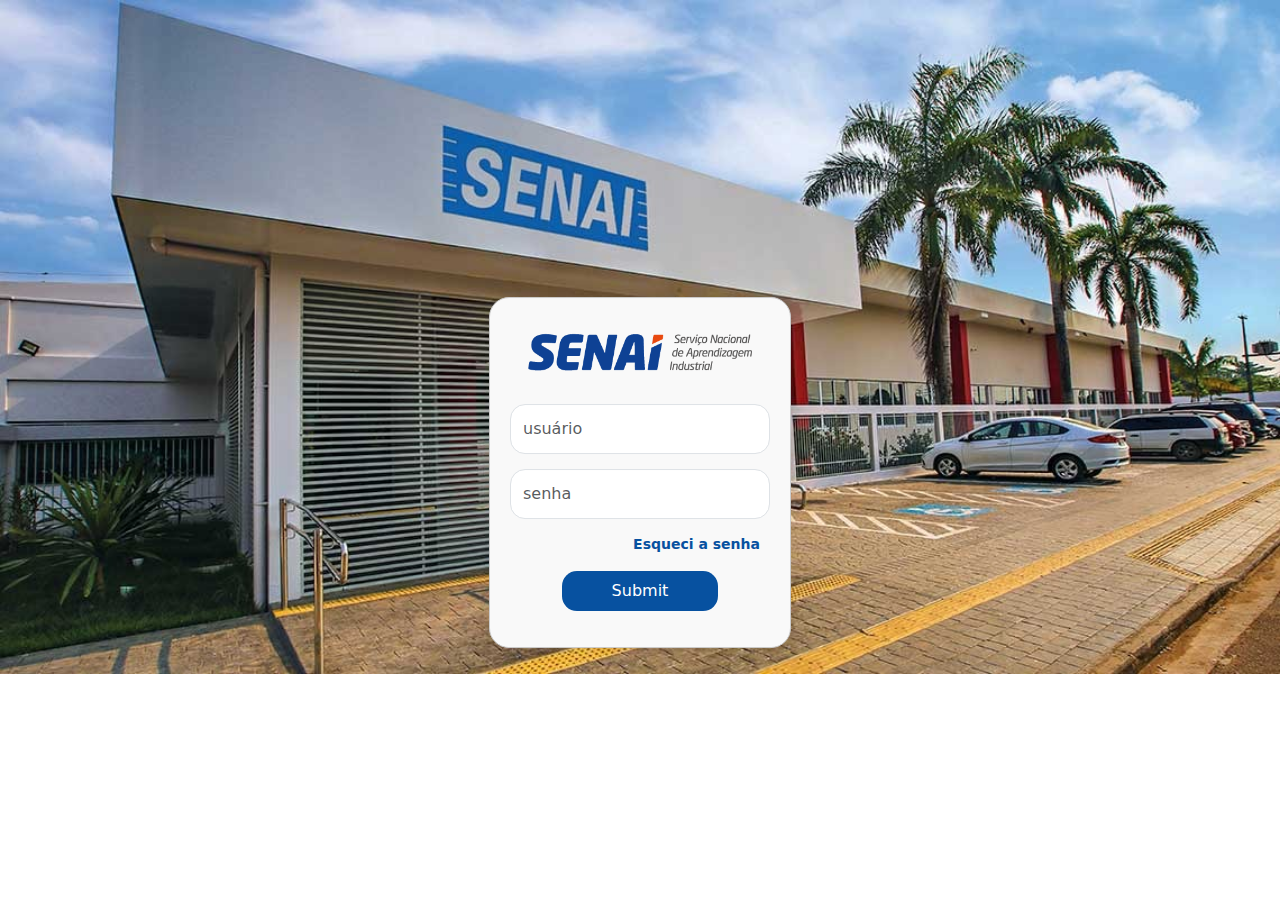
<file: login/index.html>
<!DOCTYPE html>
<html lang="pt-br">

<head>
    <meta charset="UTF-8">
    <meta http-equiv="X-UA-Compatible" content="IE=edge">
    <meta name="viewport" content="width=device-width, initial-scale=1.0">
    <title>Login - SENAI</title>
    <link href="https://cdn.jsdelivr.net/npm/bootstrap@5.2.2/dist/css/bootstrap.min.css" rel="stylesheet">
    <link rel="stylesheet" href="..//login/login.css">
       
</head>

<body>

    <section>
        <div class="caixa-estrutura">
            <div class="mov">
                <div>
                    <img id="logo" src="../assent/logo .png" alt="Logo">
                </div>
            
                <form class="inputs" id="loginForm">
                    <input id="usuario" name="usuario" required="required" type="text"
                        placeholder="usuário" class="form-control" />
                    <input id="senha" name="senha" required="required" type="password"
                        placeholder="senha" class="form-control" />
                        
                    <p class="xd">Esqueci a senha</p>
                        
                    <input type="submit" id="botao-azul" onclick="logar(); return false"/>
                    
                </form>
                <div id="message" class="mt-3"></div>
            </div>
        </div>
    </section>
        
    <script src="../login/script.js"></script>
</body>

</html>
</file>
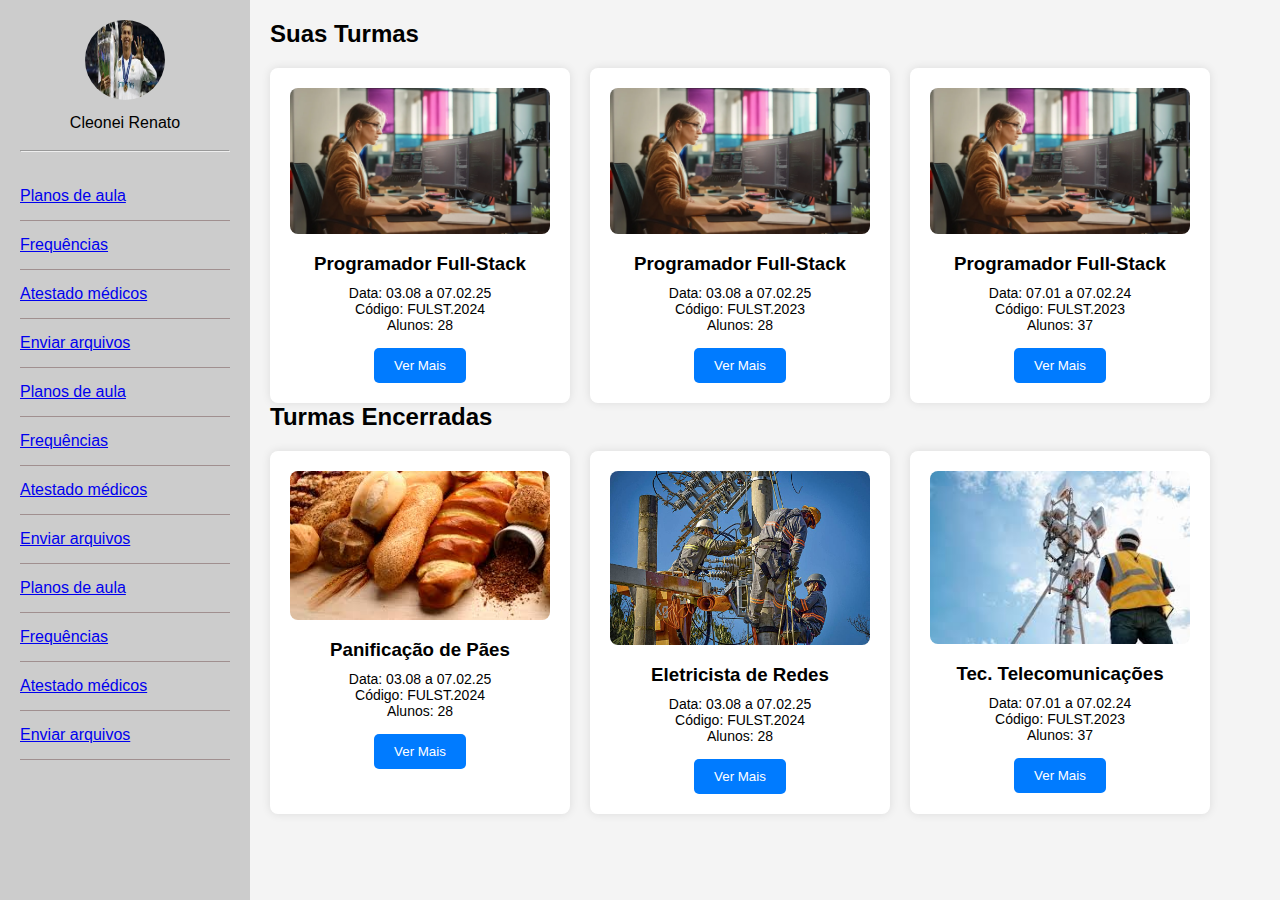
<file: pagina-inicial/page.html>
<!DOCTYPE html>
<html lang="en">

<head>
    <meta charset="UTF-8">
    <meta name="viewport" content="width=device-width, initial-scale=1.0">
    <title>Pagina Principal</title>
    <link rel="stylesheet" href="page.css">
</head>

<body>

   <nav> 
        <div class="profile">
            <img src="../assent/professor.jpg" alt="Cleonei Renato">
            <p>Cleonei Renato<br><span>Professor</span></p>
            <hr>
        </div>

        <ul>
            <li>
                <a href="#">Planos de aula</a>
            </li>
            <li>
                <a href="#">Frequências</a>
            </li>
            <li>
                <a href="#">Atestado médicos</a>
            </li>
            <li>
                <a href="#">Enviar arquivos</a>
            </li>
            <li>
                <a href="#">Planos de aula</a>
            </li>
            <li>
                <a href="#">Frequências</a>
            </li>
            <li>
                <a href="#">Atestado médicos</a>
            </li>
            <li>
                <a href="#">Enviar arquivos</a>
            </li>
            <li>
                <a href="#">Planos de aula</a>
            </li>
            <li>
                <a href="#">Frequências</a>
            </li>
            <li>
                <a href="#">Atestado médicos</a>
            </li>
            <li>
                <a href="#">Enviar arquivos</a>
            </li>
        </ul>


    </nav>

    <section class="main-content">
        <h2>Suas Turmas</h2>
        <div class="classes">
            <!-- Class 1 -->
            <div class="class-card">
                <img src="../assent/stack full (1).webp" alt="Programador Full-Stack">
                <h3>Programador Full-Stack</h3>
                <p>Data: 03.08 a 07.02.25<br>Código: FULST.2024<br>Alunos: 28</p>
                <a href="../pagina-menu/page.html" ><button>Ver Mais</button></a>
                
            </div>

            <!-- Class 2 -->
            <div class="class-card">
                <img src="../assent/stack full (1).webp" alt="Programador Full-Stack">
                <h3>Programador Full-Stack</h3>
                <p>Data: 03.08 a 07.02.25<br>Código: FULST.2023<br>Alunos: 28</p>
                <a href="../pagina-menu/page.html" ><button>Ver Mais</button></a>
              
            </div>

            <!-- Class 3 -->
            <div class="class-card">
                <img src="..//assent/stack full (1).webp" alt="Programador Full-Stack">
                <h3>Programador Full-Stack</h3>
                <p>Data: 07.01 a 07.02.24<br>Código: FULST.2023<br>Alunos: 37</p>
                <a href="../pagina-menu/page.html" ><button>Ver Mais</button></a>
                
            </div>
        </div>

        <h2>Turmas Encerradas</h2>
        <div class="classes">
            <!-- Closed Class 1 -->
            <div class="class-card">
                <img src="../assent/images.jfif" alt="Panificação de Pães">
                <h3>Panificação de Pães</h3>
                <p>Data: 03.08 a 07.02.25<br>Código: FULST.2024<br>Alunos: 28</p>
                <a href="../pagina-menu/page.html" ><button>Ver Mais</button></a>
            </div>

            <!-- Closed Class 2 -->
            <div class="class-card">
                <img src="../assent/eletrista.jpg" alt="Eletricista de Redes">
                <h3>Eletricista de Redes</h3>
                <p>Data: 03.08 a 07.02.25<br>Código: FULST.2024<br>Alunos: 28</p>
               <a href="../pagina-menu/page.html" ><button>Ver Mais</button></a>
            </div>

            <!-- Closed Class 3 -->
            <div class="class-card">
                <img src="..//assent/tec.telecom.jfif" alt="Tec. Telecomunicações">
                <h3>Tec. Telecomunicações</h3>
                <p>Data: 07.01 a 07.02.24<br>Código: FULST.2023<br>Alunos: 37</p>
                <a href="../pagina-menu/page.html" ><button>Ver Mais</button></a>
                
            </div>
        </div>
    </section>

</body>

</html>
</file>
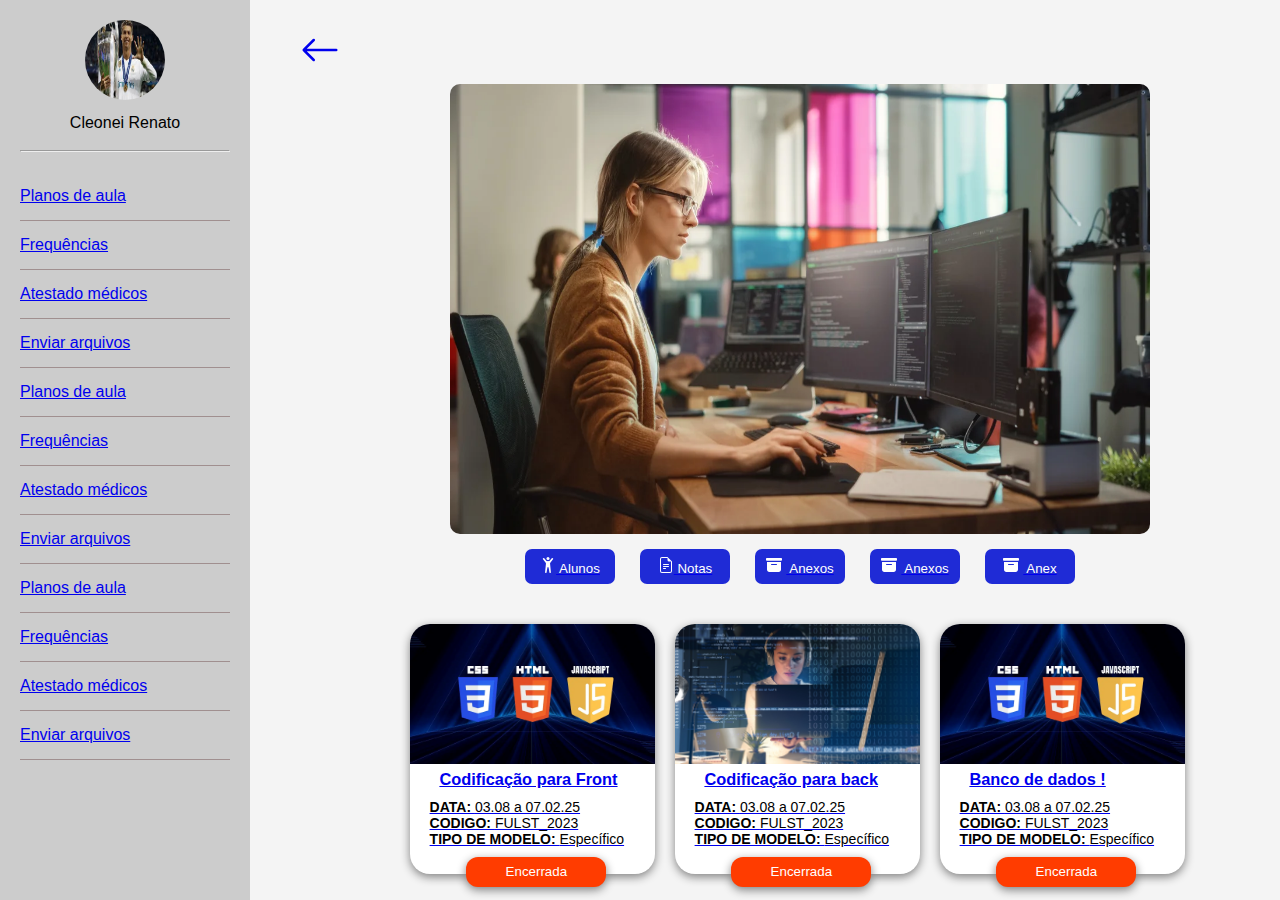
<file: pagina-menu/page.html>
<!DOCTYPE html>
<html lang="en">
<head>
    <meta charset="UTF-8">
    <meta name="viewport" content="width=device-width, initial-scale=1.0">
    <title>Document</title>
    <link rel="stylesheet" href="page.css">
</head>
<body>
    
    <nav> 
        <div class="profile">
            <img src="../assent/professor.jpg" alt="Cleonei Renato">
            <p>Cleonei Renato<br><span>Professor</span></p>
            <hr>
        </div>

        <ul>
            <li>
                <a href="#">Planos de aula</a>
            </li>
            <li>
                <a href="#">Frequências</a>
            </li>
            <li>
                <a href="#">Atestado médicos</a>
            </li>
            <li>
                <a href="#">Enviar arquivos</a>
            </li>
            <li>
                <a href="#">Planos de aula</a>
            </li>
            <li>
                <a href="#">Frequências</a>
            </li>
            <li>
                <a href="#">Atestado médicos</a>
            </li>
            <li>
                <a href="#">Enviar arquivos</a>
            </li>
            <li>
                <a href="#">Planos de aula</a>
            </li>
            <li>
                <a href="#">Frequências</a>
            </li>
            <li>
                <a href="#">Atestado médicos</a>
            </li>
            <li>
                <a href="#">Enviar arquivos</a>
            </li>
        </ul>
    </nav>
    <a href="..//principal/pagina.html">
        <svg id="fist-icon" xmlns="http://www.w3.org/2000/svg" width="16" height="16" fill="currentColor"
            class="bi bi-arrow-left" viewBox="0 0 16 16">
            <path fill-rule="evenodd"
                d="M15 8a.5.5 0 0 0-.5-.5H2.707l3.147-3.146a.5.5 0 1 0-.708-.708l-4 4a.5.5 0 0 0 0 .708l4 4a.5.5 0 0 0 .708-.708L2.707 8.5H14.5A.5.5 0 0 0 15 8" />
        </svg>
        <section>
            <section class="menu-principal">
                <img class="imagem-principal" src="../assent/stack full (1).webp" alt="">
                <div class="botoes">
                    <button class="button"><svg xmlns="http://www.w3.org/2000/svg" width="16" height="16" fill="currentColor"
                        class="bi bi-person-arms-up" viewBox="0 0 16 16">
                        <path d="M8 3a1.5 1.5 0 1 0 0-3 1.5 1.5 0 0 0 0 3" />
                        <path
                            d="m5.93 6.704-.846 8.451a.768.768 0 0 0 1.523.203l.81-4.865a.59.59 0 0 1 1.165 0l.81 4.865a.768.768 0 0 0 1.523-.203l-.845-8.451A1.5 1.5 0 0 1 10.5 5.5L13 2.284a.796.796 0 0 0-1.239-.998L9.634 3.84a.7.7 0 0 1-.33.235c-.23.074-.665.176-1.304.176-.64 0-1.074-.102-1.305-.176a.7.7 0 0 1-.329-.235L4.239 1.286a.796.796 0 0 0-1.24.998l2.5 3.216c.317.316.475.758.43 1.204Z" />
                    </svg> Alunos</button>
                <button class="button"> <svg xmlns="http://www.w3.org/2000/svg" width="16" height="16" fill="currentColor"
                        class="bi bi-file-earmark-text" viewBox="0 0 16 16">
                        <path
                            d="M5.5 7a.5.5 0 0 0 0 1h5a.5.5 0 0 0 0-1zM5 9.5a.5.5 0 0 1 .5-.5h5a.5.5 0 0 1 0 1h-5a.5.5 0 0 1-.5-.5m0 2a.5.5 0 0 1 .5-.5h2a.5.5 0 0 1 0 1h-2a.5.5 0 0 1-.5-.5" />
                        <path
                            d="M9.5 0H4a2 2 0 0 0-2 2v12a2 2 0 0 0 2 2h8a2 2 0 0 0 2-2V4.5zm0 1v2A1.5 1.5 0 0 0 11 4.5h2V14a1 1 0 0 1-1 1H4a1 1 0 0 1-1-1V2a1 1 0 0 1 1-1z" />
                    </svg> Notas</button>
                <button class="button"> <svg id="caixas" xmlns="http://www.w3.org/2000/svg" width="16" height="16"
                        fill="currentColor" class="bi bi-archive-fill" viewBox="0 0 16 16">
                        <path
                            d="M12.643 15C13.979 15 15 13.845 15 12.5V5H1v7.5C1 13.845 2.021 15 3.357 15zM5.5 7h5a.5.5 0 0 1 0 1h-5a.5.5 0 0 1 0-1M.8 1a.8.8 0 0 0-.8.8V3a.8.8 0 0 0 .8.8h14.4A.8.8 0 0 0 16 3V1.8a.8.8 0 0 0-.8-.8z" />
                    </svg> Anexos</button>
                <button class="button"><svg id="caixas" xmlns="http://www.w3.org/2000/svg" width="16" height="16"
                        fill="currentColor" class="bi bi-archive-fill" viewBox="0 0 16 16">
                        <path
                            d="M12.643 15C13.979 15 15 13.845 15 12.5V5H1v7.5C1 13.845 2.021 15 3.357 15zM5.5 7h5a.5.5 0 0 1 0 1h-5a.5.5 0 0 1 0-1M.8 1a.8.8 0 0 0-.8.8V3a.8.8 0 0 0 .8.8h14.4A.8.8 0 0 0 16 3V1.8a.8.8 0 0 0-.8-.8z" />
                    </svg> Anexos</button>
                <button class="button"> <svg id="caixas" xmlns="http://www.w3.org/2000/svg" width="16" height="16"
                        fill="currentColor" class="bi bi-archive-fill" viewBox="0 0 16 16">
                        <path
                            d="M12.643 15C13.979 15 15 13.845 15 12.5V5H1v7.5C1 13.845 2.021 15 3.357 15zM5.5 7h5a.5.5 0 0 1 0 1h-5a.5.5 0 0 1 0-1M.8 1a.8.8 0 0 0-.8.8V3a.8.8 0 0 0 .8.8h14.4A.8.8 0 0 0 16 3V1.8a.8.8 0 0 0-.8-.8z" />
                    </svg> Anex     
        </section>
        <section>
            <div class="container">
                <div class="classes">
    
                    <div class="fundo2">
                        <img class="cardxd" src="../assent/transferir.png" alt="">
                        <div class="title">
    
                            <h3>Codificação para Front</h3>
    
                        </div>
    
    
                        <div class="desc">
                            <p class="plus"> <span class="cinza"> DATA: </span>
                                03.08 a 07.02.25<br>
                                <span class="cinza"> CODIGO: </span>
                                FULST_2023 <br>
                                <span class="cinza"> TIPO DE MODELO: </span>
                                Específico
                            </p>
    
                        </div>
    
                        <button type="submit" class="botao-azul">Encerrada</button>
    
                    </div>
                </div>
    
                <div class="classes">
    
                    <div class="fundo2">
                        <img class="cardxd" src="../assent/programador-1.jpg" alt="">
                        <div class="title">
    
                            <h3>Codificação para back</h3>
    
                        </div>
    
    
                        <div class="desc">
                            <p class="plus"> <span class="cinza"> DATA: </span>
                                03.08 a 07.02.25<br>
                                <span class="cinza"> CODIGO: </span>
                                FULST_2023 <br>
                                <span class="cinza"> TIPO DE MODELO: </span>
                                Específico
                            </p>
    
                        </div>
    
                        <button type="submit" class="botao-azul">Encerrada</button>
    
                    </div>
                </div>
    
                <div class="classes">
                    <div class="fundo2">
                        <img class="cardxd" src="../assent/transferir.png" alt="">
                        <div class="title">
    
                            <h3>Banco de dados !</h3>
    
                        </div>
    
    
                        <div class="desc">
                            <p class="plus"> <span class="cinza"> DATA: </span>
                                03.08 a 07.02.25<br>
                                <span class="cinza"> CODIGO: </span>
                                FULST_2023 <br>
                                <span class="cinza"> TIPO DE MODELO: </span>
                                Específico
                            </p>
    
                        </div>
    
                        <button type="submit" class="botao-azul">Encerrada</button>
    
                    </div>
                </div>
            </div>
        </section>
        
            

</body>
</html>
</file>
<file: login/login.css>
body,
html {
    margin: 0;
}

section {
    top: 50%;
    left: 50%;
    position: absolute;
    transform: translate(-50%, -50%);
}

.caixa-estrutura {
    max-width: 400px;
    margin: auto;
    padding: 20px;
    border: 1px solid #ccc;
    border-radius: 20px;
    box-shadow: 0 0 10px rgba(0, 0, 0, 0.1);
    background-color: #f9f9f9;
    margin-top: 15%;
    display: flex;
    align-items: center;
    flex-direction: column;
    justify-content: center ;
}

#logo {
    display: block;
    margin: 0 auto 20px;
    width: 260px;
    height: 70;
}

.inputs input {
    border-radius:15px;
    margin-bottom: 15px;
    display: flex;
    align-items: center;
    flex-direction: column;
    justify-content: space-evenly;
    height: 50px;
}

#botao-azul {
    height: 40px;
    width: 60%;
    margin-left: 20%;
    border: none;
    border-radius: 15px;
    background-color: #0751a0;
    color: white;

}

#botao-azul:hover{
    background-color: #053a74;
}

#message {
    margin-top: 15px;
}

header {
    padding: 20px;
    text-align: center;
}

.card {
    margin-bottom: 20px;
}

.container {
    display: flex;
    flex-direction: column;
    justify-content: center;
    align-items: center;
    height: 100vh;
}

body {
   background-image: url("../assent/fundo.jpg.jpeg");
   background-size: cover;
   background-repeat: no-repeat;
}

.fonte {
    font-weight: bold;
}

.xd {
    color: #0751a0;
    font-weight: bold;
    font-size: 14px;
    cursor: pointer;
    margin-right: 10px;
    display: flex;
    justify-content: flex-end;
}
</file>
<file: pagina-inicial/page.css>
* {
    margin: 0;
    padding: 0;
    box-sizing: border-box;
}

body {
    font-family: Arial, sans-serif;
    display: flex;
    background-color: #f4f4f4;
}

nav {
    width: 250px;
    background-color: #ccc;
    height: 100vh;
    color: rgb(0, 0, 0);
    padding: 20px;
    float: left;
    overflow-y: auto;
    position: relative;
}

.profile {
    text-align: center;
    margin-bottom: 20px;
}

.profile img {
    border-radius: 50%;
    width: 80px;
    height: 80px;
}

.profile p {
    margin-top: 10px;
    font-size: 16px;
}

.profile span {
    font-size: 14px;
    color: #ccc;
}

ul {
    list-style-type: none; 
    margin: 0;
    padding: 0;

    
}

ul li {
    padding: 15px 0;
    border-bottom: 1px solid #a08f8f;
   
}

ul li:hover {
    background-color: #c0b6b6;
}

.main-content {
  
    padding: 20px;
  
}

h2 {
    margin-bottom: 20px;
}

.classes {
    display: flex;
    gap: 20px;
   
}

.class-card {
    background-color: white;
    border-radius: 8px;
    box-shadow: 0 0 10px rgba(0,0,0,0.1);
    padding: 20px;
    width: 300px;
    text-align: center;
}

.class-card img {
    width: 100%;
    border-radius: 8px;
}

.class-card h3 {
    margin-top: 15px;
}

.class-card p {
    margin-top: 10px;
    font-size: 14px;
}

button {
    margin-top: 15px;
    background-color: #007bff;
    color: white;
    border: none;
    padding: 10px 20px;
    border-radius: 5px;
    
}
</file>
<file: pagina-menu/page.css>
* {
    margin: 0;
    padding: 0;
    box-sizing: border-box;
}

body {
    font-family: Arial, sans-serif;
    display: flex;
    background-color: #f4f4f4;
}

nav {
    width: 250px;
    background-color: #ccc;
    height: 100vh;
    color: rgb(0, 0, 0);
    padding: 20px;
    float: left;
    overflow-y: auto;
    position: relative;
}

.profile {
    text-align: center;
    margin-bottom: 20px;
}

.profile img {
    border-radius: 50%;
    width: 80px;
    height: 80px;
}

.profile p {
    margin-top: 10px;
    font-size: 16px;
}

.profile span {
    font-size: 14px;
    color: #ccc;
}

ul {
    list-style-type: none; 
    margin: 0;
    padding: 0;

    
}

ul li {
    padding: 15px 0;
    border-bottom: 1px solid #a08f8f;
   
}

ul li:hover {
    background-color: #c0b6b6;
}

#fist-icon {
    width: 40px;
    height: 40px;
    margin-left: 50px;
    margin-top: 30px;
}

.imagem-principal {
    width: 700px;
    height: 450px;
    border-radius: 10px;
    margin-left: 200px;
    margin-top: 10px;
    padding-left: 0cqmax;
}

.botoes {
    margin-top: 11px;
    display: flex;
    align-items: center;
    justify-content: center;
    padding-left: 150px;

}

.button {
    background-color: rgb(31, 43, 214);
    color: white;
    border: none;
    border-radius: 7px;
    margin: 10px;
    margin-top: 0px;
    width: 90px;
    height: 35px;
    cursor: pointer;
    margin-left: 15px;
   
}



#caixas {
    margin-right: 4px;
}



.cardxd {
    border-radius: 20px 20px 0px 0px;
    width: 245px;
    height: 140px;
    object-fit: cover;
    margin-inline-end: 10px;
    
}

.fundo2 {
    background-color: #ffffff;
    box-shadow: 0px 3px 10px #808080;
    width: 245px;
    height: 250px;
    border-radius: 20px 20px 20px 20px;
}

.container {
    justify-content: space-evenly;
    align-items: flex-start;
    display: flex;
    flex-wrap: wrap;
    padding-top: 20px;
    padding-left: 150px;
}

.img1 {
    width: 20px;
    height: 20px;
    border-radius: 100%;
}

.classes {
    padding: 10px;
    margin: 0px;
}

.title {
    font-family: 'Trebuchet MS', 'Lucida Sans Unicode', 'Lucida Grande', 'Lucida Sans', Arial, sans-serif;
    font-style: normal;
    margin-left: 12%;
    font-size: 14px;
    padding-top: 2px;
}

.plu {
    color: rgb(190, 190, 190);
    text-align: left;
}

.plus {
    text-align: left;
}

.desc {
    padding-top: 10px;
    color: black;
    font-family: Arial, Helvetica, sans-serif;
    font-size: 14px;

}


.cinza {
    color: black;
    font-weight: bold;
    margin-left: 8%;
}

.botao-azul {
    color: white;
    width: 140px;
    height: 30px;
    border-radius: 12px;
    margin-left: 23%;
    border: none;
    background-color: rgb(255, 60, 0);
    cursor: pointer;
    margin-top: 4%;
    box-shadow: 0px 3px 10px #808080;
}

.botao-azul:hover {
    background-color: rgb(255, 94, 0);
}
</file>
